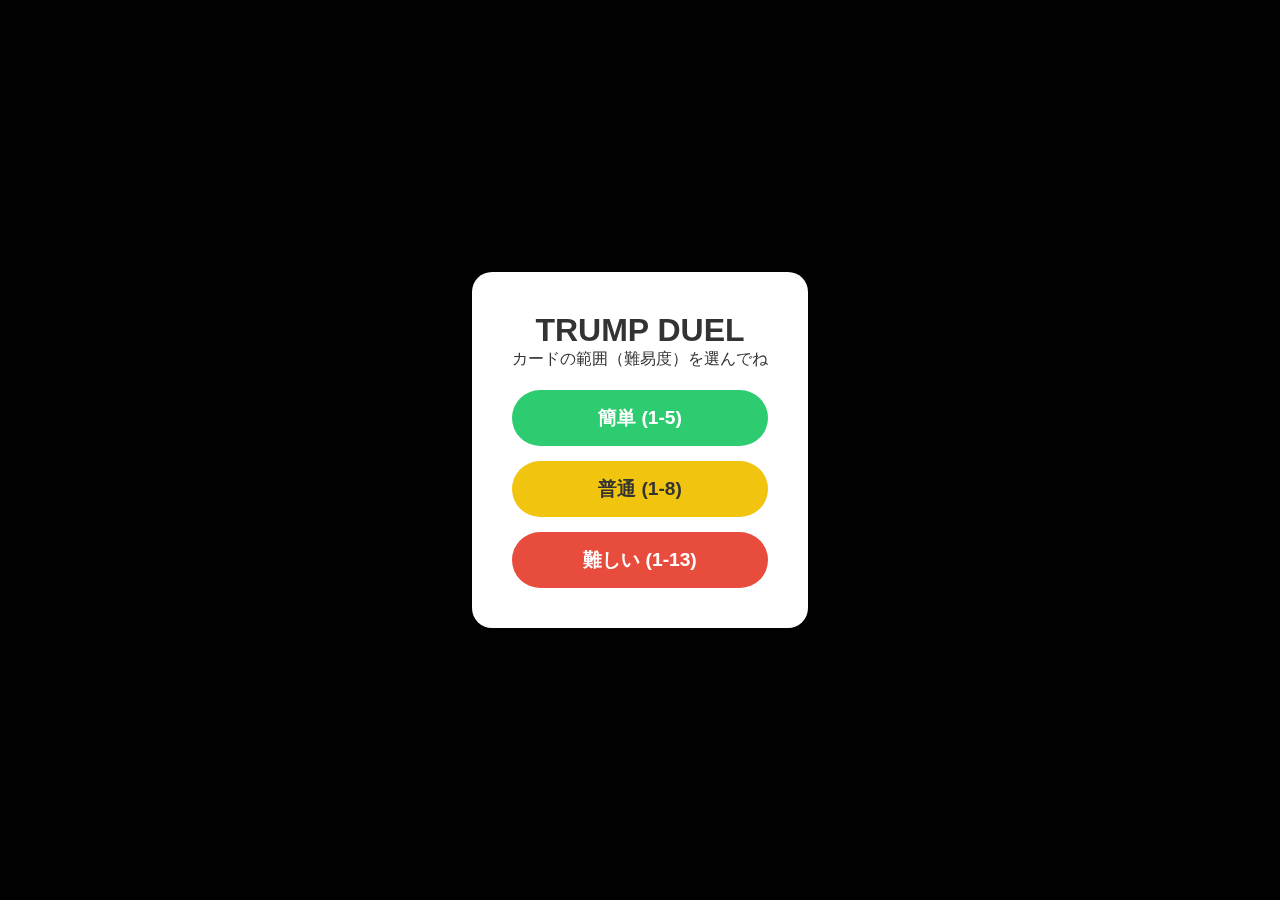
<file: index.html>
<!DOCTYPE html>
<html lang="ja">
<head>
    <meta charset="UTF-8">
    <meta name="viewport" content="width=device-width, initial-scale=1.0, maximum-scale=1.0, user-scalable=no">
    <title>Trump Duel - 2P</title>
    <link rel="stylesheet" href="home.css">
</head>
<body>

    <div id="home-screen" class="overlay">
        <div class="menu-card">
            <h1>TRUMP DUEL</h1>
            <p>カードの範囲（難易度）を選んでね</p>
            <div class="difficulty-options">
                <button class="diff-btn easy" onclick="startGameWithDiff(5, 60)">簡単 (1-5)</button>
                <button class="diff-btn normal" onclick="startGameWithDiff(8, 60)">普通 (1-8)</button>
                <button class="diff-btn hard" onclick="startGameWithDiff(13, 60)">難しい (1-13)</button>
            </div>
        </div>
    </div>

    <div id="game-board" class="game-board" style="display: none;">
        
        <div id="ready-overlay" class="ready-overlay" style="display: none;">
            <div class="ready-content">
                <p id="selected-diff-label">難易度：???</p>
                <button id="actual-start-btn" class="huge-start-btn">START!</button>
            </div>
        </div>

        <section id="p1-area" class="player-area">
            <div class="player-info">
                <h2>PLAYER 1</h2>
                <div id="p1-timer" class="timer">60.00</div>
            </div>
            <button id="p1-btn" class="draw-btn" disabled>Wait...</button>
        </section>

        <section class="center-stage">
            <div class="control-panel">
                <button id="quit-btn" class="main-btn quit">戻る</button>
            </div>

            <div class="card-zone">
                <div id="active-card" class="card-display"></div>
                <p class="label">FIELD</p>
            </div>

            <div class="deck-zone">
                <div id="deck-pile" class="card-display deck">
                    <span id="deck-count">52</span>
                </div>
                <p class="label">DECK</p>
            </div>
        </section>

        <section id="p2-area" class="player-area">
            <div class="player-info">
                <h2>PLAYER 2</h2>
                <div id="p2-timer" class="timer">60.00</div>
            </div>
            <button id="p2-btn" class="draw-btn" disabled>Wait...</button>
        </section>
    </div>

    <script src="home.js"></script>
</body>
</html>
</file>
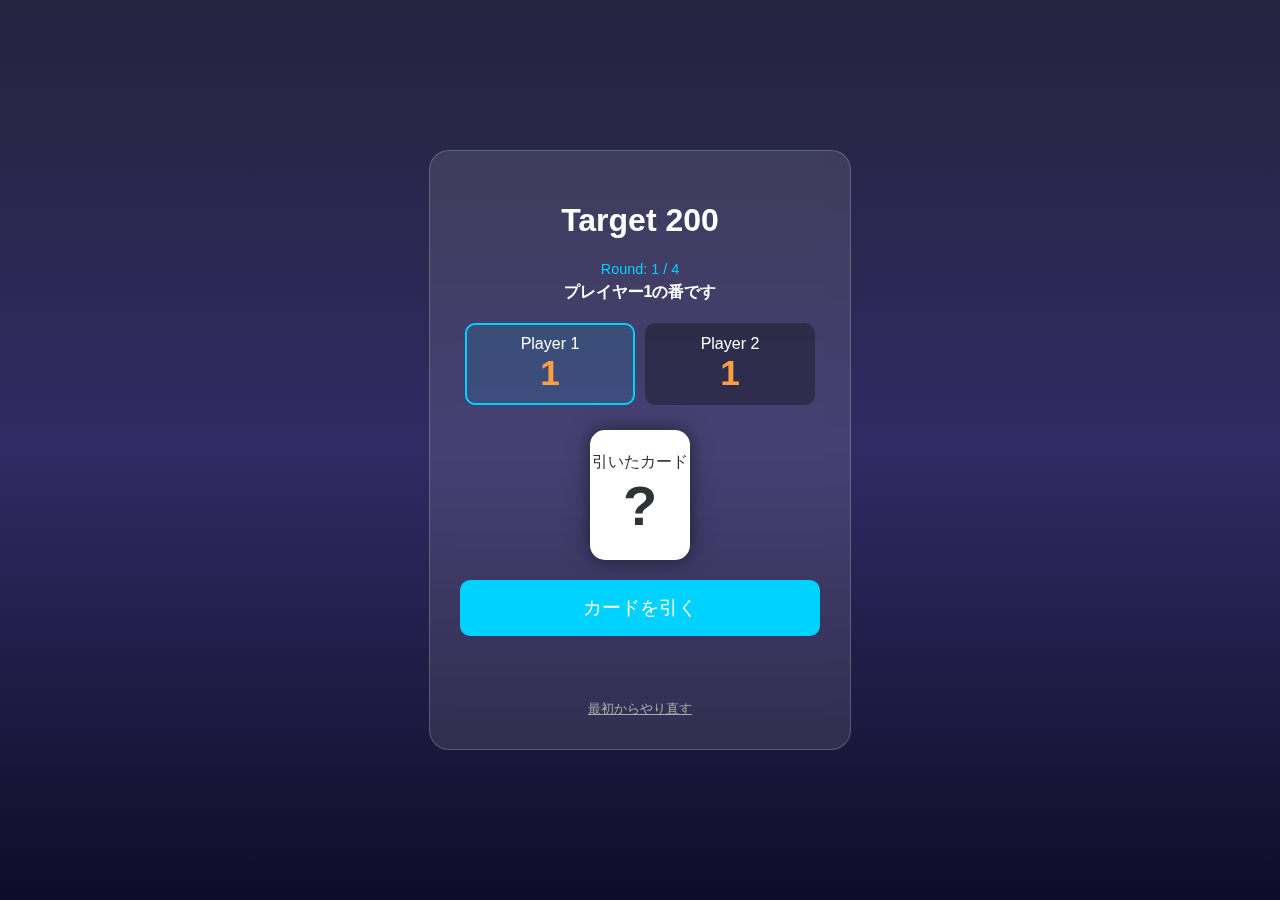
<file: 50game/index.html>
<!DOCTYPE html>
<html lang="ja">
<head>
    <meta charset="UTF-8">
    <meta name="viewport" content="width=device-width, initial-scale=1.0">
    <title>Target 200: Calculation Battle</title>
    <link rel="stylesheet" href="style.css">
</head>
<body>

<div class="game-container">
    <h1>Target 200</h1>
    
    <div class="round-display">Round: <span id="round-num">1</span> / 4</div>
    <div id="turn-display">プレイヤー1の番です</div>

    <div class="score-board">
        <div id="p0-ui" class="player active">
            <span class="p-name">Player 1</span>
            <div class="score" id="score0">1</div>
        </div>
        <div id="p1-ui" class="player">
            <span class="p-name">Player 2</span>
            <div class="score" id="score1">1</div>
        </div>
    </div>
    
    <div class="card-area">
        <div class="card-label">引いたカード</div>
        <div class="card-val" id="card-val">?</div>
    </div>

    <div class="draw-area">
        <button id="draw-btn" class="main-btn" onclick="drawCard()">カードを引く</button>
    </div>
    
    <div class="controls" id="controls" style="display: none;">
        <button class="btn btn-plus" onclick="calculate('+')">＋</button>
        <button class="btn btn-minus" onclick="calculate('-')">－</button>
        <button class="btn btn-multiply" onclick="calculate('*')">×</button>
        <button class="btn btn-divide" onclick="calculate('/')">÷</button>
    </div>

    <div id="message"></div>
    <button class="reset-btn" onclick="resetGame()">最初からやり直す</button>
</div>

<script src="script.js"></script>
</body>
</html>
</file>
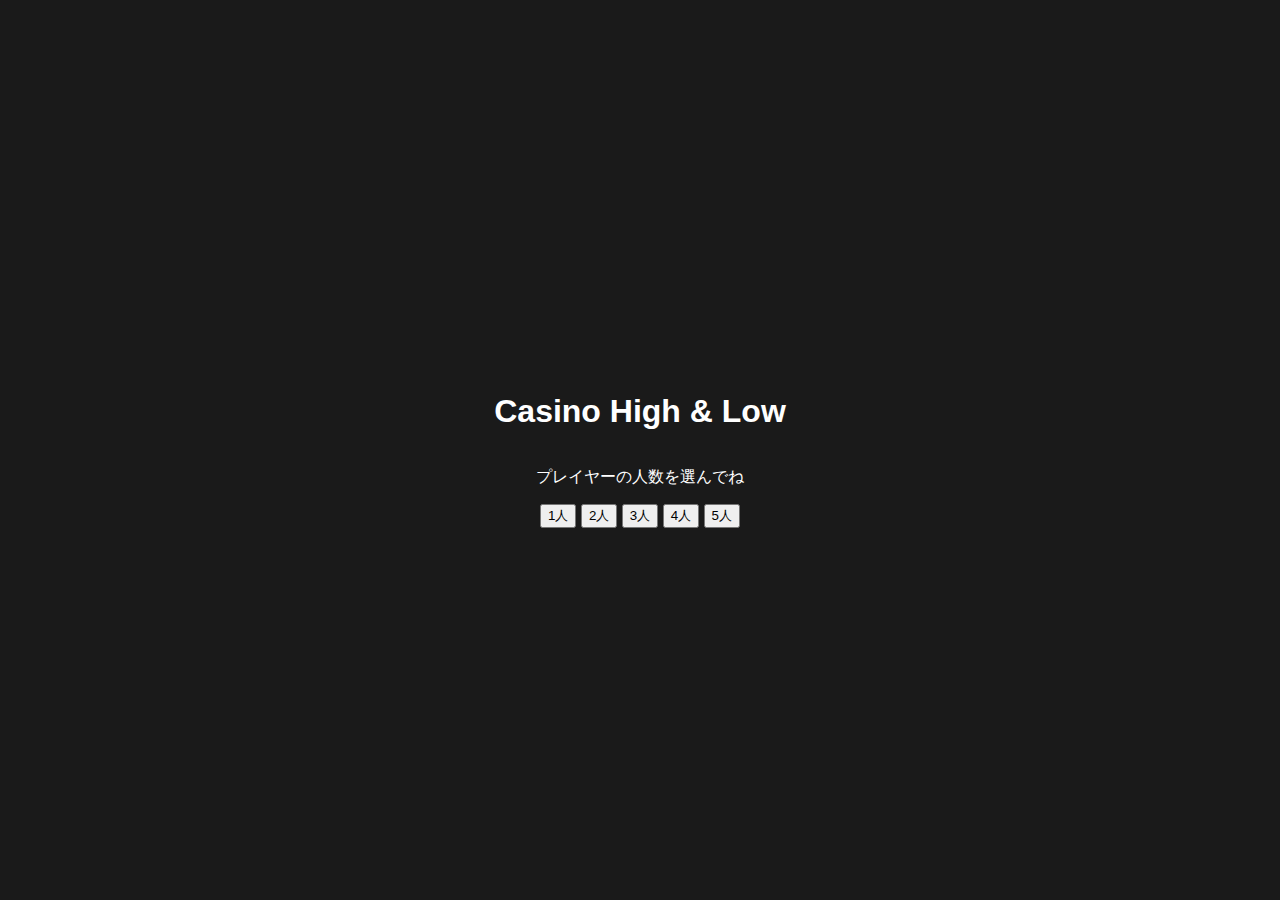
<file: hihg-low/index.html>
<!DOCTYPE html>
<html lang="ja">
<head>
  <meta charset="UTF-8">
  <meta name="viewport" content="width=device-width, initial-scale=1.0">
  <title>Casino High-Low</title>
  <link rel="stylesheet" href="style.css">
</head>
<body>

  <div id="start-screen">
    <h1>Casino High & Low</h1>
    <p>プレイヤーの人数を選んでね</p>
    <div class="setup-btns">
      <button onclick="initGame(1)">1人</button>
      <button onclick="initGame(2)">2人</button>
      <button onclick="initGame(3)">3人</button>
      <button onclick="initGame(4)">4人</button>
      <button onclick="initGame(5)">5人</button>
    </div>
  </div>

  <div id="game-screen" style="display: none;">
    <div id="casino-table">
      <div id="dealer-area">
        <div class="card" id="dealer-card">🂠</div>
        <p class="label">DEALER</p>
      </div>
      <div id="players-area"></div>
    </div>

    <div id="ui-area">
      <div id="message-area">準備中...</div>
      <div id="control-panel"></div>
    </div>
  </div>

  <script src="script.js"></script>
</body>
</html>
</file>
<file: home.css>
* { box-sizing: border-box; margin: 0; padding: 0; }

body {
    font-family: 'Arial Black', sans-serif;
    background-color: #1a1a1a;
    height: 100vh;
    overflow: hidden;
    color: white;
}

/* ホーム画面 */
.overlay {
    position: fixed; top: 0; left: 0; width: 100%; height: 100%;
    background: rgba(0,0,0,0.9);
    display: flex; justify-content: center; align-items: center; z-index: 100;
}
.menu-card {
    background: #fff; padding: 40px; border-radius: 20px; text-align: center;
    box-shadow: 0 10px 30px rgba(0,0,0,0.5); color: #333;
}
.difficulty-options { display: flex; flex-direction: column; gap: 15px; margin-top: 20px; }
.diff-btn {
    padding: 15px 40px; font-size: 1.2rem; border: none; border-radius: 50px;
    cursor: pointer; color: white; font-weight: bold; transition: 0.2s;
}
.easy { background: #2ecc71; }
.normal { background: #f1c40f; color: #333; }
.hard { background: #e74c3c; }

/* 準備画面オーバーレイ */
.ready-overlay {
    position: absolute; top: 0; left: 0; width: 100%; height: 100%;
    background: rgba(0,0,0,0.8); display: flex; justify-content: center; align-items: center; z-index: 50;
}
.huge-start-btn {
    width: 250px; height: 120px; font-size: 3rem; background: #27ae60;
    color: white; border: 5px solid white; border-radius: 20px; cursor: pointer;
}

/* ゲームボード */
.game-board {
    display: flex; width: 100%; height: 100%;
    background: radial-gradient(circle, #27ae60 0%, #1e8449 100%);
    border: 10px solid #3e2723; position: relative;
}

.player-area {
    flex: 1; display: flex; flex-direction: column;
    justify-content: space-around; align-items: center; transition: 0.3s;
}
.player-area.active { background: rgba(255,255,255,0.15); }

.timer { font-size: 4rem; font-family: monospace; }

.draw-btn {
    width: 180px; height: 70px; font-size: 1.5rem; border-radius: 35px;
    border: none; background: #e74c3c; color: white; cursor: pointer;
    box-shadow: 0 5px #c0392b;
}
.draw-btn:disabled { opacity: 0.3; cursor: not-allowed; box-shadow: none; }

/* 中央ステージ */
.center-stage {
    width: 260px; display: flex; flex-direction: column;
    align-items: center; justify-content: center; border-left: 1px solid rgba(255,255,255,0.2);
}
.card-display {
    width: 100px; height: 140px; background: rgba(255,255,255,0.1);
    border-radius: 10px; display: flex; justify-content: center; align-items: center;
    font-size: 2.5rem; color: black; transition: 0.2s;
}
.card-display.show { background: white; border: 2px solid #333; }
.deck {
    background: repeating-linear-gradient(135deg, #2980b9, #2980b9 10px, #3498db 10px, #3498db 20px);
    border: 3px solid white; color: white;
}
.label { font-size: 0.7rem; margin-top: 5px; opacity: 0.7; }
.quit { background: #34495e; color: white; padding: 10px 20px; border-radius: 5px; border: none; margin-bottom: 20px;}

/* スマホ横画面対応 */
@media screen and (max-height: 500px) {
    .timer { font-size: 2.5rem; }
    .draw-btn { width: 140px; height: 50px; font-size: 1rem; }
    .card-display { width: 70px; height: 100px; font-size: 1.8rem; }
    .huge-start-btn { width: 200px; height: 80px; font-size: 2rem; }
    .difficulty-options { flex-direction: row; }
}
</file>
<file: 50game/style.css>
body {
    font-family: 'Segoe UI', Tahoma, Geneva, Verdana, sans-serif;
    background-color: #0f0c29;
    background: linear-gradient(to bottom, #24243e, #302b63, #0f0c29);
    color: white;
    display: flex;
    justify-content: center;
    align-items: center;
    height: 100vh;
    margin: 0;
}

.game-container {
    background-color: rgba(255, 255, 255, 0.1);
    backdrop-filter: blur(10px);
    padding: 30px;
    border-radius: 20px;
    border: 1px solid rgba(255,255,255,0.2);
    text-align: center;
    width: 360px;
}

.round-display {
    font-size: 0.9rem;
    color: #00d2ff;
    margin-bottom: 5px;
}

#turn-display {
    font-weight: bold;
    margin-bottom: 15px;
}

.score-board {
    display: flex;
    justify-content: space-between;
    margin-bottom: 20px;
}

.player {
    flex: 1;
    margin: 5px;
    padding: 10px;
    background: rgba(0,0,0,0.3);
    border-radius: 10px;
    border: 2px solid transparent;
}

.player.active {
    border-color: #00d2ff;
    background: rgba(0, 210, 255, 0.1);
}

.score {
    font-size: 2.2rem;
    font-weight: bold;
    color: #ff9f43;
}

.card-area {
    background: white;
    color: #2d3436;
    width: 100px;
    height: 130px;
    margin: 0 auto 20px;
    border-radius: 15px;
    display: flex;
    flex-direction: column;
    justify-content: center;
    align-items: center;
    box-shadow: 0 0 20px rgba(0,0,0,0.5);
}

.card-val { font-size: 3.5rem; font-weight: bold; }

.main-btn {
    width: 100%;
    padding: 15px;
    background: #00d2ff;
    color: white;
    border: none;
    border-radius: 10px;
    font-size: 1.2rem;
    cursor: pointer;
}

.controls { display: grid; grid-template-columns: 1fr 1fr; gap: 10px; }

.btn { padding: 15px; font-size: 1.5rem; border: none; border-radius: 10px; color: white; cursor: pointer; }
.btn-plus { background: #ff4757; }
.btn-minus { background: #54a0ff; }
.btn-multiply { background: #5f27cd; }
.btn-divide { background: #2ed573; }

.reset-btn { background: none; border: none; color: #aaa; margin-top: 20px; cursor: pointer; text-decoration: underline; }
#message { margin-top: 15px; font-size: 1.2rem; min-height: 1.5em; color: #feca57; }
</file>
<file: hihg-low/style.css>
body {
  font-family: 'Helvetica Neue', Arial, sans-serif;
  background-color: #1a1a1a;
  color: #fff;
  margin: 0;
  overflow: hidden;
}

#start-screen {
  display: flex;
  flex-direction: column;
  align-items: center;
  justify-content: center;
  height: 100vh;
}

/* テーブルのデザイン */
#casino-table {
  width: 850px;
  height: 500px;
  background-color: #076324;
  border: 12px solid #3d2b1f;
  border-radius: 425px 425px 60px 60px;
  margin: 20px auto;
  position: relative;
  box-shadow: inset 0 0 100px rgba(0,0,0,0.7);
}

/* ディーラー配置 */
#dealer-area {
  position: absolute;
  top: 40px;
  left: 50%;
  transform: translateX(-50%);
}

.label {
  font-weight: bold;
  letter-spacing: 2px;
  margin-top: 5px;
  opacity: 0.8;
}

/* カードの基本形とアニメーション設定 */
.card {
  width: 65px;
  height: 95px;
  background-color: white;
  color: black;
  border-radius: 6px;
  display: flex;
  justify-content: center;
  align-items: center;
  font-weight: bold;
  font-size: 26px;
  position: absolute;
  /* ここで移動のアニメーションを指定 */
  transition: all 0.7s cubic-bezier(0.175, 0.885, 0.32, 1.1);
  box-shadow: 2px 2px 10px rgba(0,0,0,0.5);
  z-index: 10;
}

/* プレイヤー情報のコンテナ */
.player-box {
  position: absolute;
  text-align: center;
  transform: translate(-50%, -50%);
  width: 120px;
}

.player-info {
  margin-top: 110px; /* カードの下に名前が来るように */
}

.action-btns button {
  padding: 6px 12px;
  cursor: pointer;
  background: #eee;
  border: none;
  border-radius: 4px;
  font-weight: bold;
  transition: 0.2s;
}

.action-btns button:hover { background: #fff; transform: scale(1.1); }

/* UI部分 */
#ui-area { margin-top: 10px; }
#message-area { font-size: 22px; height: 60px; }

/* 勝敗の色 */
.win { color: #ffd700; text-shadow: 0 0 10px rgba(255,215,0,0.5); }
.lose { color: #ccc; }
</file>
